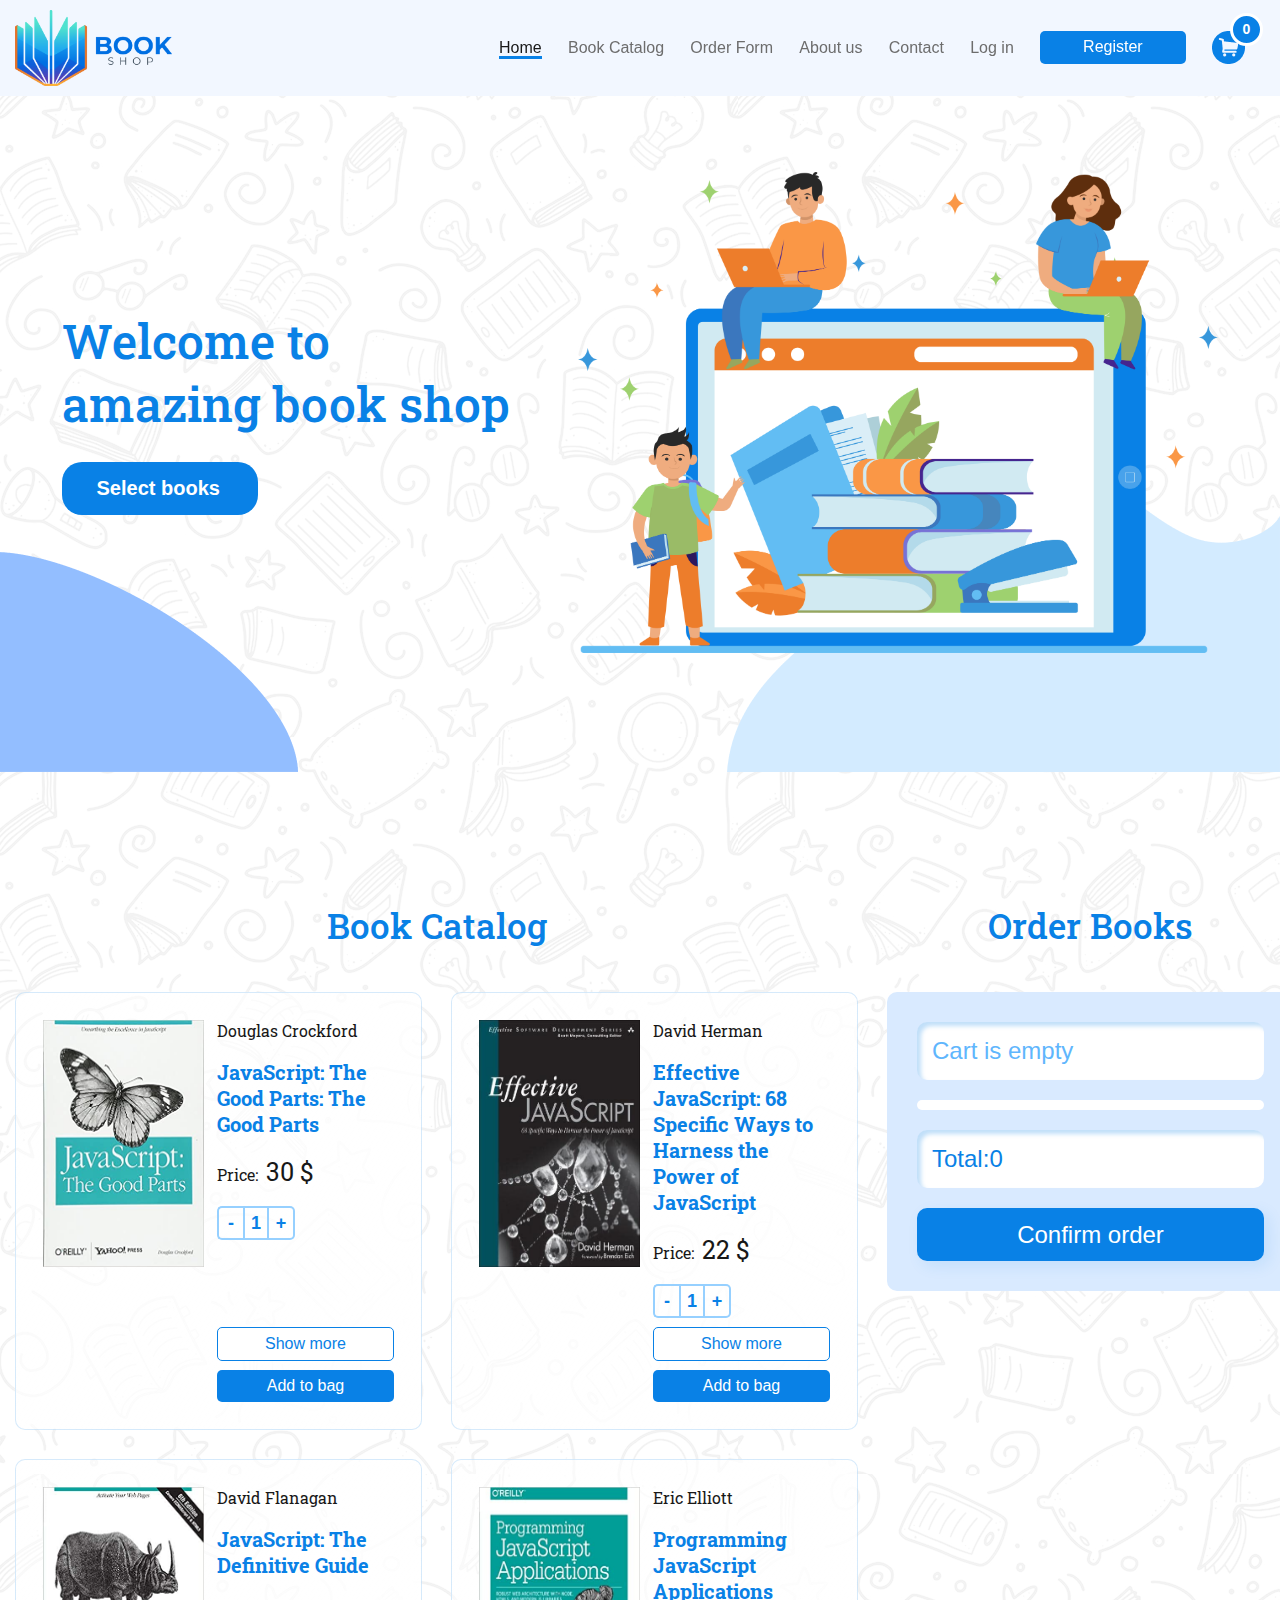
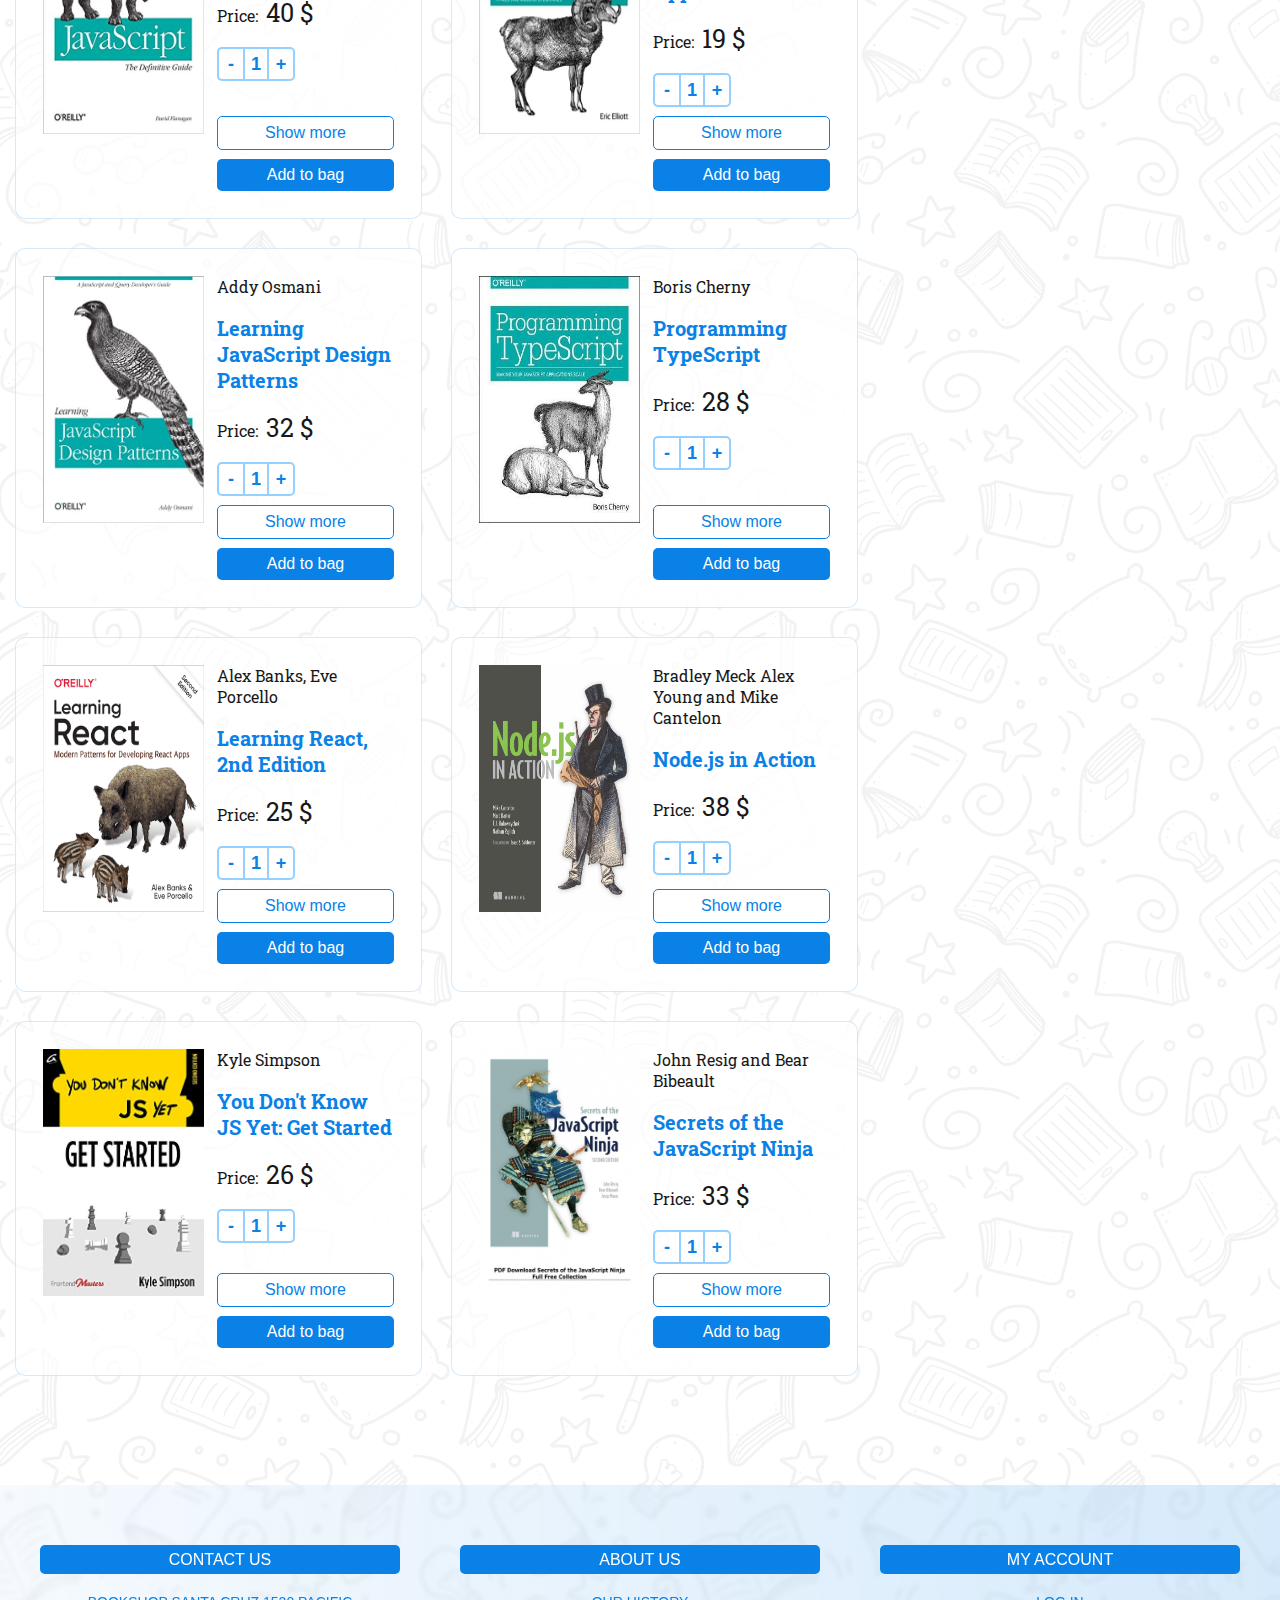
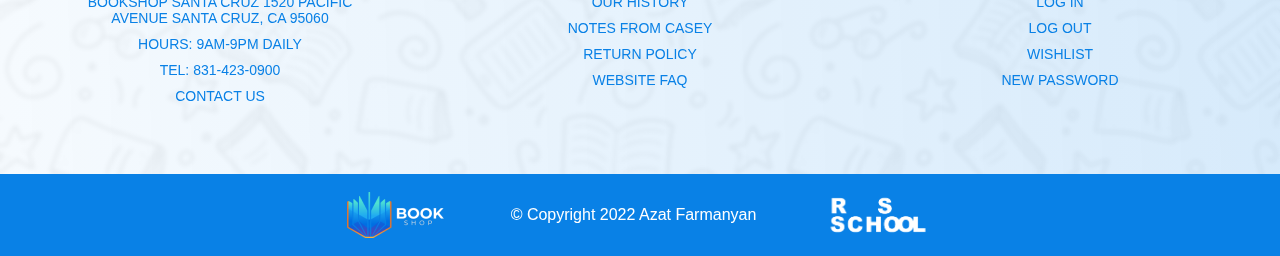
<file: pages/main/index.html>
<!DOCTYPE html>
<html lang="en">

<head>
   <title>Book Shop</title>
   <link rel="stylesheet" href="./style.css" />

   <!-- Fonts -->
   <link rel="preconnect" href="https://fonts.googleapis.com">
   <link rel="preconnect" href="https://fonts.gstatic.com" crossorigin>
   <link rel="preconnect" href="https://fonts.googleapis.com">
   <link rel="preconnect" href="https://fonts.gstatic.com" crossorigin>
   <link href="https://fonts.googleapis.com/css2?family=Roboto+Slab:wght@500;600;700&display=swap" rel="stylesheet">

   <meta http-equiv="Content-type" content="text/html;charset=UTF-8" />
   <meta name="viewport" content="width=device-width">
</head>

<body>
   <script src="./createHeader.js"></script>
   <script src="./createMainPage.js"></script>
   <script src="./createBookSection.js"></script>
   <script src="./createFooter.js"></script>

   <script src="./renderProducts.js"></script>
   <script src="./calcCartPrice.js"></script>
   <script src="./bag-is-empty.js"></script>
   <script src="./counter.js"></script>
   <script src="./clear-button-in-orders.js"></script>
   <script src="./book-card.js"></script>
</body>

</html>
</file>
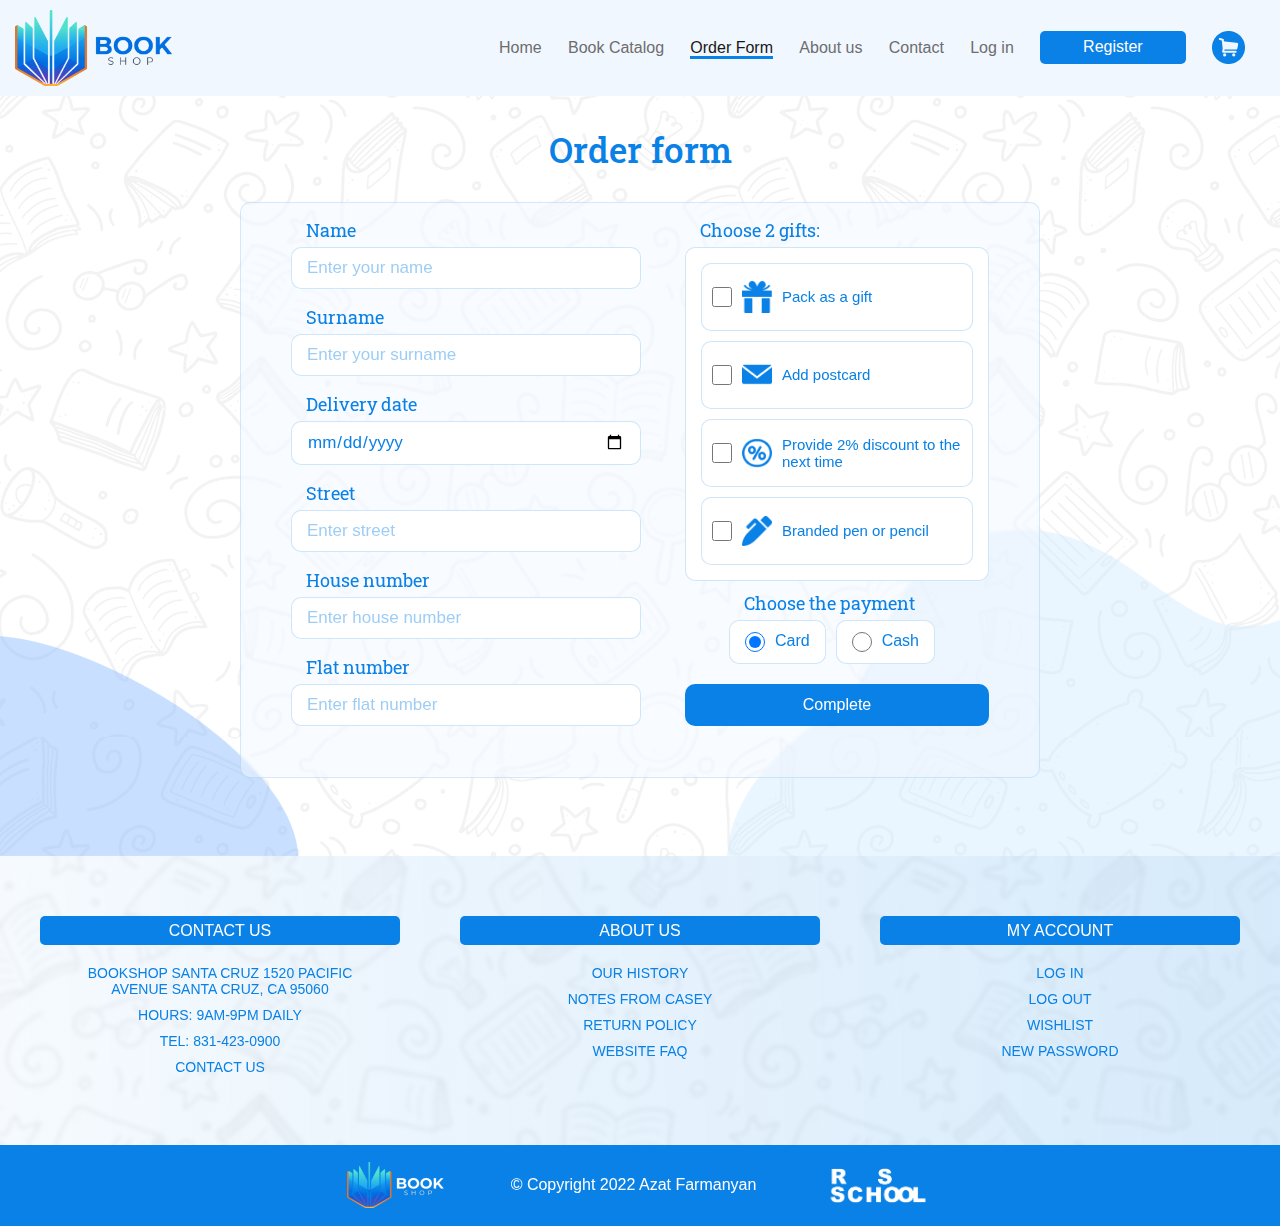
<file: pages/order_form/index.html>
<!DOCTYPE html>
<html lang="en">

<head>
   <title>Book Shop</title>
   <link rel="stylesheet" href="./style.css" />

   <!-- Fonts -->
   <link rel="preconnect" href="https://fonts.googleapis.com">
   <link rel="preconnect" href="https://fonts.gstatic.com" crossorigin>
   <link rel="preconnect" href="https://fonts.googleapis.com">
   <link rel="preconnect" href="https://fonts.gstatic.com" crossorigin>
   <link href="https://fonts.googleapis.com/css2?family=Roboto+Slab:wght@500;600;700&display=swap" rel="stylesheet">

   <!-- Кодировка страницы -->
   <meta http-equiv="Content-type" content="text/html;charset=UTF-8" />
   <meta name="viewport" content="width=device-width">
</head>

<body>
   <header class="header">
      <div class="content">
         <div class="header-body">
            <div class="header-logo">
               <a href="https://azat-farmanyan.github.io/BookShop/pages/main/">
                  <img src="../../assets/icons/bookShopLogo2.png" alt="BookShop logo">
               </a>
            </div>
            <ul class="nav-items">
               <li class="active-hover-animation nav-item"><a
                     href="https://azat-farmanyan.github.io/BookShop/pages/main/">Home</a></li>
               <li class="active-hover-animation nav-item"><a
                     href="https://azat-farmanyan.github.io/BookShop/pages/main/">Book Catalog</a></li>
               <li class="active-hover-animation nav-item active"><a href="">Order Form</a></li>
               <li class="active-hover-animation nav-item"><a href="#footer">About us</a></li>
               <li class="active-hover-animation nav-item"><a href="#footer">Contact</a></li>
               <li class="active-hover-animation nav-item"><a href="">Log in</a></li>
               <li class="register-button nav-item "><a href="">Register</a></li>
               <li class="nav-item booking-cart">
                  <a href="">
                     <img src="../../assets/icons/shopping-cart.png" alt="booking cart logo">
                     <!-- <div class="booking-cart-count">0</div> -->
                  </a>
               </li>
            </ul>
         </div>
      </div>
   </header>

   <div class="main-page">
      <div class="content">
         <div class="order-form">
            <h2 class="order-form-title">Order form</h2>
            <form id="form" class="order-form-block">
               <div class="left-side">

                  <div class="input-control">
                     <label for="name">Name</label>
                     <input placeholder="Enter your name" id='name' name='name' type='text'>
                     <div class="error"></div>
                  </div>
                  <div class="input-control">
                     <label for="surname">Surname</label>
                     <input placeholder="Enter your surname" id='surname' name='name' type='text'>
                     <div class="error"></div>
                  </div>
                  <div class="input-control">
                     <label for="delivery-date">Delivery date</label>
                     <input id='delivery-date' name='date' type='date'>
                     <div class="error"></div>
                  </div>
                  <div class="input-control">
                     <label for="street">Street</label>
                     <input placeholder="Enter street" id='street' name='street' type='text'>
                     <div class="error"></div>
                  </div>
                  <div class="input-control">
                     <label for="house-number">House number</label>
                     <input placeholder="Enter house number" id='house-number' name='house-number' type='number'>
                     <div class="error"></div>
                  </div>
                  <div class="input-control">
                     <label for="flat-number">Flat number</label>
                     <input placeholder="Enter flat number" id='flat-number' name='flat-number' type='text'>
                     <div class="error"></div>
                  </div>
               </div>


               <div class="right-side">
                  <div class="input-title">
                     <h3>Choose 2 gifts:</h3>
                  </div>
                  <div class="gift-block">
                     <label class="checkbox-body">
                        <input class="gift-checkbox" type="checkbox" name="languages" value="HTML">
                        <img src="../../assets/icons/fontisto_shopping-package.png" alt="gift logo">
                        <h3>Pack as a gift</h3>
                     </label>
                     <label class="checkbox-body">
                        <input class="gift-checkbox" type="checkbox" name="languages" value="HTML">
                        <img src="../../assets/icons/map_post-office.png" alt="gift logo">
                        <h3>Add postcard</h3>
                     </label>
                     <label class="checkbox-body">
                        <input class="gift-checkbox" type="checkbox" name="languages" value="HTML">
                        <img src="../../assets/icons/nimbus_discount-circle.png" alt="gift logo">
                        <h3>Provide 2% discount to the next time</h3>
                     </label>
                     <label class="checkbox-body">
                        <input class="gift-checkbox" type="checkbox" name="languages" value="HTML">
                        <img src="../../assets/icons/fa-solid_pen-alt.png" alt="gift logo">
                        <h3>Branded pen or pencil</h3>
                     </label>
                  </div>
                  <div class="payment">
                     <div class="input-title payment-title">
                        <h3>Choose the payment</h3>
                     </div>
                     <div class="payment-body">
                        <label class="payment-item-body">
                           <p><input checked class="payment-item" type="radio" name="payment method"
                                 value="yes"><span>Card</span> </p>
                        </label>
                        <label class="payment-item-body">
                           <p><input class="payment-item" type="radio" name="payment method" value="yes">
                              <span>Cash</span>
                           </p>
                        </label>
                     </div>
                  </div>
                  <button complete class="complete-button" type="submit">Complete</button>
               </div>
            </form>
         </div>
      </div>
   </div>
   <footer class="footer" id="footer">
      <div class="footer-body">
         <div class="content">
            <div class="footer-nav">
               <div class="footer-nav-item contact-us">
                  <h3 class="footer-nav-title">
                     CONTACT US
                  </h3>
                  <div class="footer-nav-list">
                     <a href="#">BOOKSHOP SANTA CRUZ 1520 PACIFIC AVENUE SANTA CRUZ, CA 95060</a>
                     <a href="#">HOURS: 9AM-9PM DAILY</a>
                     <a href="#">TEL: 831-423-0900</a>
                     <a href="#">CONTACT US</a>
                  </div>
               </div>
               <div class="footer-nav-item about-us">
                  <h3 class="footer-nav-title">
                     ABOUT US
                  </h3>
                  <div class="footer-nav-list">
                     <a href="#">OUR HISTORY</a>
                     <a href="#">NOTES FROM CASEY</a>
                     <a href="#">RETURN POLICY</a>
                     <a href="#">WEBSITE FAQ</a>
                  </div>
               </div>
               <div class="footer-nav-item my-account">
                  <h3 class="footer-nav-title">
                     MY ACCOUNT
                  </h3>
                  <div class="footer-nav-list">
                     <a href="#">LOG IN</a>
                     <a href="#">LOG OUT</a>
                     <a href="#">WISHLIST</a>
                     <a href="#">NEW PASSWORD</a>
                  </div>
               </div>
            </div>
         </div>
         <div class="footer-floor">
            <div class="content">
               <div class="footer-floor-body">
                  <a class="footer-bookshop-logo" href="index.html">
                     <img src="../../assets/icons/bookShopLogo3.png" alt="bookShop logo">
                  </a>
                  <p class="all-rights">© Copyright 2022 Azat Farmanyan</p>
                  <a class="footer-rsschool-logo" href="https://rs.school/" target="_blank">
                     <img src="../../assets/icons/rs_school-logo-white.png" alt="rschool logo">
                  </a>
               </div>
            </div>
         </div>
      </div>
   </footer>

   <script src="./script.js"></script>
</body>

</html>
</file>
<file: pages/main/style.css>
@charset "UTF-8";
@font-face {
  font-family: "Lufga";
  src: url("../fonts/Fontspring-DEMO-lufga-medium.eot");
  src: local("вє"), url("../fonts/Fontspring-DEMO-lufga-medium.woff") format("woff"),
    url("../fonts/Fontspring-DEMO-lufga-medium.ttf") format("truetype"),
    url("../fonts/Fontspring-DEMO-lufga-medium.svg") format("svg");
  font-weight: 500;
  font-style: normal;
}

@font-face {
  font-family: "Lufga";
  src: url("../fonts/Fontspring-DEMO-lufga-regular.eot");
  src: local("вє"), url("../fonts/Fontspring-DEMO-lufga-regular.woff") format("woff"),
    url("../fonts/Fontspring-DEMO-lufga-regular.ttf") format("truetype"),
    url("../fonts/Fontspring-DEMO-lufga-regular.svg") format("svg");
  font-weight: 400;
  font-style: normal;
}

@font-face {
  font-family: "Lufga";
  src: url("../fonts/Fontspring-DEMO-lufga-semibold.eot");
  src: local("вє"), url("../fonts/Fontspring-DEMO-lufga-semibold.woff") format("woff"),
    url("../fonts/Fontspring-DEMO-lufga-semibold.ttf") format("truetype"),
    url("../fonts/Fontspring-DEMO-lufga-semibold.svg") format("svg");
  font-weight: 600;
  font-style: normal;
}

/*РћР±РЅСѓР»РµРЅРёРµ*/
* {
  padding: 0;
  margin: 0;
  border: 0;
}

*,
*:before,
*:after {
  -webkit-box-sizing: border-box;
  box-sizing: border-box;
}

:focus,
:active {
  outline: none;
}

a:focus,
a:active {
  outline: none;
}

nav,
footer,
header,
aside {
  display: block;
}

html,
body {
  height: 100%;
  width: 100%;
  font-size: 100%;
  line-height: 1;
  font-size: 14px;
  -ms-text-size-adjust: 100%;
  -moz-text-size-adjust: 100%;
  -webkit-text-size-adjust: 100%;
}

input,
button,
textarea {
  font-family: inherit;
}

input::-ms-clear {
  display: none;
}

button {
  cursor: pointer;
}

button::-moz-focus-inner {
  padding: 0;
  border: 0;
}

a,
a:visited {
  text-decoration: none;
}

a:hover {
  text-decoration: none;
}

ul li {
  list-style: none;
}

img {
  vertical-align: top;
}

h1,
h2,
h3,
h4,
h5,
h6 {
  font-size: inherit;
  font-weight: inherit;
}
/*--------------------*/

.none{
  display: none;
}
.empty-bag{
  background: #FFFFFF;
  box-shadow: inset 4px 4px 4px rgba(9, 129, 230, 0.25);
  /* box-shadow: 5px 5px 15px rgba(9, 129, 230, 0.1); */
  border-radius: 10px;
  width: 100%;
  min-height: 53px;
  padding: 15px;
  margin-bottom: 20px;
}
.empty-bag p{
  color: #5fb6fd;
}
body{
  font-family: Arial, "Helvetica Neue", Helvetica, sans-serif;
  background: url(../../assets/images/books-background-icons.png) repeat;
  /* font-family: 'Roboto Slab', serif; */
}
/*-------Header-------------*/
.header {
  position: fixed;
  z-index: 100;
  width: 100%;
  top: 0;
  margin: 0 auto;
  padding: 0 15px;
  background: #f1f7fff3;
}
.header-body{
  padding: 10px 0;
  display: flex;
  justify-content: space-between;
  align-items: center;
}
.content {
  max-width: 1280px;
  margin: 0 auto;
}
.header-logo img{
  max-width: 157px;
}
.nav-items {
  display: flex;
  min-width: 766px;
  justify-content: space-between;
  align-items: center;
  margin-left: 20px;
}

.booking-cart a{
  display: block;
  position: relative;
  /* width: 33px;
  height: 33px; */
  margin-right: 20px;
  
  
}
.booking-cart-count{
  position: absolute;
  top: -18px;
  right: -18px;
  width: 33px;
  height: 33px;

  font-family: 'Arial';
  font-style: normal;
  font-weight: 600;
  font-size: 14px;
  line-height: 16px;
  color: #FFFFFF;
  padding-top: 5px;
  text-align: center;

  min-width: 24px;
  min-height: 24px;
  background: #0981E6;
  border: 3px solid #FFFFFF;
  border-radius: 50%;
}

.nav-item a{
  font-size: 16px;
  line-height: 18px;
  color: #6D6D6D;
}
.active-hover-animation {
  display: inline-block;
  position: relative;
}
.active a{
  color: #181818;
  border-bottom: 3px #0981E6 solid;
}
.active-hover-animation:after {
  content: '';
  position: absolute;
  width: 100%;
  transform: scaleX(0);
  height: 3px;
  bottom: -2px;
  left: 0;
  background-color: #0981E6;
  transform-origin: bottom right;
  transition: transform 0.25s ease-out;
}
.active-hover-animation:hover:after{
transform: scaleX(1);
transform-origin: bottom left;
}
.register-button{
  max-width: 149px;
  min-height: 33px;
  background: #0981E6;
  border-radius: 5px;
  padding: 7px 43px;
  transition: all 0.5s ease;
} 
.register-button a{
  font-size: 16px;
  line-height: 18px;
  color: #FFFFFF;
}
.register-button:hover{
  box-shadow: 0px 0px 15px rgba(9, 129, 230, 0.5);
}
/*-------End of Header-------------*/

/*-------Main page-------------*/
.main-block{
  background: url('../../assets/images/left\ blue\ object.png') bottom left / 298px 220px no-repeat,
  url('../../assets/images/right\ blue\ object.png') bottom right / 553px 326px no-repeat;
  min-height: 650px;
}
.main-page{
  margin: 0 15px ;
}
.main-page-body {
  max-width: 1157px;
  margin: 122px auto 0;
  padding-top: 50px;
  padding-bottom: 73px;
  display: flex;
  justify-content: space-between;
  align-items: center;
}
.main-left-side h1{
  font-family: 'Roboto Slab';
  font-weight: 500;
  font-size: 48px;
  line-height: 63px;
  color: #0981E6;
  max-width: 457px;
  margin-bottom: 27px;
}
.main-left-side a{
  display: block;
  max-width: 196px;
}
.main-left-side button{
  font-weight: 700;
  font-size: 20px;
  line-height: 23px;
  
  color: #FFFFFF;
}
.main-button {
  padding: 15px 35px;
  min-height: 51px;
  color: #FFFFFF;
  background: #0981E6;
  font-style: normal;
  font-weight: 700;
  font-size: 20px;
  line-height: 23px;
  /* box-shadow: 3px 4px 11px #B3DCFF; */
  border-radius: 20px;
  
  transition: all 0.5s ease;
}
.main-button:hover {
  box-shadow: 0px 0px 15px #47ABFF;
}
.main-right-side img{
  max-width: 641px;
}

/*-------End of Main page-------------*/

/*-------Book section-------------*/
.book-section{
  margin-top: 130px;
  margin-bottom: 80px;
}
.book-section-body{
  display: flex;
  justify-content: space-between;
  margin: 0 15px;
}
.book-catalog{
  min-width: 843px;
}
.order-books{
  max-width: 407px;
}
.title2{
  font-family: 'Roboto Slab';
  font-weight: 500;
  font-size: 35px;
  line-height: 46px;
  text-align: center;
  color: #0981E6;
  margin-bottom: 44px;
}
.cards{
  display: flex;
  justify-content: space-between;
  flex-wrap: wrap;
}
/*-------Card (book catalog)-------------*/
.card {
  /* width: 100%; */
  min-width: 407px;
  min-height: 300px;
  padding: 27px;
  margin-bottom: 29px;
  background: linear-gradient(301.4deg, #FFFFFF -1.77%, rgba(255, 255, 255, 0.38) 123.23%);
  border: 1px solid rgba(9, 129, 230, 0.17);
  border-radius: 10px;

  display: flex;
  justify-content: space-between;
  transition: all 0.5s ease;

  /* align-items: flex-start; */
}
.card:hover {
  background: linear-gradient(301.4deg, #F1F7FF -1.77%, rgba(241, 247, 255, 0.38) 123.23%);
  border: 1px solid rgba(9, 129, 230, 0.29);
  box-shadow: 5px 5px 15px rgba(9, 129, 230, 0.25);
}
.product-img {
  display: block;
  max-width: 161px;
  max-height: 247px;
  /* margin-right: 20px; */
}
.card-body {
  max-width: 177px;
  display: flex;
  flex-direction: column;
  justify-content: space-between;
}
.item-author{
  display: block;
  font-family: 'Roboto Slab';
  font-size: 16px;
  line-height: 21px;
  color: #181818;
  margin-bottom: 18px;
}
.item-title {
  display: block;
  font-family: 'Roboto Slab';
  font-style: normal;
  font-weight: 700;
  font-size: 20px;
  line-height: 26px;
  color: #0981E6;
  margin-bottom: 18px;
}

.counter-block{
  min-width: 76px;
  min-height: 20px;
  display: flex;
  margin-bottom: 9px;
}
.counter-minus,
.counter-current,
.counter-plus{
  min-width: 26px;
  border: 2px solid #96d0ff;
  border-radius: 0px;
  text-align: center;
  padding: 6px 5px;
  color: #0981E6;
  font-size: 18px;
  font-weight: 600;

  transition: all 0.5s ease;
}
.counter-minus{
  border-right: 0;
  border-radius: 5px 0px 0px 5px;
  cursor: pointer;

}
.counter-plus{
  border-left: 0;
  border-radius: 0px 5px 5px 0px;
  cursor: pointer;

}
.counter-minus:hover,
.counter-plus:hover{
  background-color: #0981E6;
  color: #FFFFFF;
}
.price{
  min-height: 29px;
  margin-bottom: 18px;
}
.item-price-title {
  display: inline-block;
  font-family: 'Roboto Slab';
  font-style: normal;
  font-weight: 400;
  font-size: 16px;
  line-height: 21px;
  padding-bottom: 3px;
  margin-right: 4px;
  
  color: #181818;
}
.item-price {
  display: inline-block;
  font-family: 'Roboto Slab';
  font-style: normal;
  font-weight: 400;
  font-size: 25px;
  line-height: 33px;

  color: #181818;

}
.card-buttons{
  display: flex;
  flex-direction: column;
  justify-content: space-between;
}
.show-more {
  border: 1px solid #0981E6;
  border-radius: 5px;
  padding: 7px 12px;
  margin-bottom: 9px;
  background-color: #FFFFFF;


  font-family: 'Arial';
  font-style: normal;
  font-weight: 400;
  font-size: 16px;
  line-height: 18px;
  text-align: center;

  color: #0981E6;
  transition: all 0.5s ease;
}
.show-more:hover {
  box-shadow: 5px 5px 5px rgba(9, 129, 230, 0.25);
}
.add-to-bag {
  padding: 7px 12px;
  background: #0981E6;
  border-radius: 5px;

  font-family: 'Arial';
  font-style: normal;
  font-weight: 400;
  font-size: 16px;
  line-height: 18px;
  text-align: center;

  color: #FFFFFF;
  transition: all 0.2s ease;
}
.add-to-bag:hover{
  box-shadow: 5px 5px 15px rgba(0, 76, 138, 0.25);
}
.add-to-bag:active{
  /* border: 2px solid #0981E6; */
  background: #005194;
  border-radius: 5px;
}
/*-------End of Card (book catalog)-------------*/



/*-------Order Books-------------*/
.order-books{
  min-width: 407px;
  margin-left: 29px;
  margin-bottom: 30px;
}
.order-books-body{
  background: #d9eaff;
  border-radius: 10px;
  padding: 30px;
}

.line-under-total{
  width: 100%;
  height: 10px;
  background: #FFFFFF;
  border-radius: 10px;
  margin: 20px auto;
}
.total-block{
  display: flex;
  background: #FFFFFF;
  box-shadow: inset 4px 4px 4px rgba(9, 129, 230, 0.25);
  /* box-shadow: 5px 5px 15px rgba(9, 129, 230, 0.1); */
  border-radius: 10px;
  width: 100%;
  min-height: 53px;
  padding: 15px;
  margin-bottom: 20px;
}
.total-title, .total{
  font-family: 'Arial';
  font-style: normal;
  font-weight: 400;
  font-size: 24px;
  line-height: 28px;

  color: #0981E6;
}
.order{
  font-family: 'Arial';
  font-style: normal;
  font-weight: 400;
  font-size: 24px;
  line-height: 28px;
  text-align: center;

  color: #FFFFFF;
  width: 100%;

  background: #0981E6;
  box-shadow: 5px 5px 15px rgba(9, 129, 230, 0.1);
  border-radius: 10px;

  width: 100%;
  min-height: 53px;
  transition: all 0.5s ease;
}
.order:hover{
  box-shadow: 5px 5px 15px rgba(9, 129, 230, 0.56);
}
/*-------Order Cards-------------*/
.order-card {
  position: relative;

  min-height: 167px;
  display: flex;

  background: #FFFFFF;
  box-shadow: inset 0px 4px 4px rgba(0, 29, 53, 0.09);
  border-radius: 10px;
  padding: 16px 24px;

  margin-bottom: 20px;

  transition: all 0.5s ease;
}
.order-card:hover {
  box-shadow: 5px 5px 15px rgba(9, 129, 230, 0.1);
}
.order-product-img {
  height: 135px;
  width:  88px;
  margin-right: 19px;
  /* object-fit: contain; */
}
.clear-button{
  position: absolute;
  right: 15px;

  display: flex;
  justify-content: right;
  cursor: pointer;
}
.order-item-author{
  max-width: 150px;
  font-size: 14px;
  margin-bottom: 6px;
}
.order-item-title {
  font-family: 'Roboto Slab';
  font-style: normal;
  font-weight: 700;
  font-size: 18px;
  line-height: 26px;

  color: #0981E6;
  margin-bottom: 15px;
}

.order-item-price-block {
  display: flex;
  align-items: flex-end;
  justify-content: flex-end;
}
.order-item-price-title {
  font-family: 'Roboto Slab';
  font-style: normal;
  font-weight: 400;
  font-size: 16px;
  line-height: 21px;
  padding-bottom: 3px;
  color: #181818;
}
.order-item-price {
  font-family: 'Roboto Slab';
  font-style: normal;
  font-weight: 400;
  font-size: 25px;
  line-height: 33px;

  color: #181818;
  margin-left: 4px;
}
/*-------End of Order Cards-------------*/
/*-------End of Order Books-------------*/
/*-------End of Book section-------------*/

/*-------Footer-------------*/
.footer-body{
  display: flex;
  flex-direction:  column;

  background: linear-gradient(268.27deg, rgba(9, 129, 230, 0.21) -36.17%, rgba(9, 129, 230, 0.01) 120.2%);
  backdrop-filter: blur(2px);

}
.footer-nav{
  display: flex;
  justify-content: space-between;
  margin: 60px 0;
}
.footer-nav-item{
  min-width: 360px;
  align-items: center;
  text-align: center;
  margin: 0 30px;
}
.footer-nav-title{
  width: 360px;
  min-height: 29spx;
  background: #0981E6;
  border-radius: 5px;

  font-family: 'Arial';
  font-style: normal;
  font-weight: 400;
  font-size: 16px;
  line-height: 19px;
  text-align: center;

  color: #FFFFFF;
  padding: 5px 10px;
  margin-bottom: 20px;
}
.footer-nav-list{
  display: flex;
  flex-direction: column;
  align-items: center;
}
.footer-nav-list a{
  font-family: 'Arial';
  font-style: normal;
  font-weight: 400;
  font-size: 14px;
  line-height: 16px;
  text-align: center;

  color: #0981E6;
  max-width: 280px;
  margin-bottom: 10px;
  transition: all 0.5s ease;
}
.footer-nav-list a:hover{
  color: #004D8E;
}
.footer-floor{
  background: #0981E6;
  padding: 12px 0;
}
.footer-floor-body{
  display: flex;
  max-width: 586px;
  align-items: center;
  justify-content: space-between;
  margin: 0 auto;
}
.footer-bookshop-logo img{
  width: 97px;
}
.all-rights{
  font-family: 'Arial';
  font-style: normal;
  font-weight: 400;
  font-size: 16px;
  line-height: 18px;

  color: #FFFFFF;
}
.footer-rsschool-logo img{
  max-width: 110px;
}
/*-------End of Footer-------------*/


/*-------Modal ShowMore Window-------------*/
.modal-block{
  position: fixed;
  z-index: 101;
  width: 100vw;
  height: 100vh;
  background-color: rgba(0, 0, 0, 0.5);
  top: 0;
  bottom: 0;
  left: 0;
  right: 0;
  display: flex;
  justify-content: center;
 
  align-items: center;
}
.show-more-img-block img{
  max-width: 220px;
  margin-right: 30px;
}
.modal-body{
  display: flex;

  max-width: 762px;
  /* min-height: 277px; */
  background: #FFFFFF;
  box-shadow: 0px 0px 12px 7px rgba(9, 129, 230, 0.05);
  border-radius: 10px;
  padding: 35px;
}
.modal-title{
  font-family: 'Roboto Slab';
  font-style: normal;
  font-weight: 700;
  font-size: 20px;
  line-height: 26px;
  color: #0981E6;
  margin-bottom: 20px;
}
.modal-text{
  font-family: 'Roboto Slab';
  font-style: normal;
  font-weight: 400;
  font-size: 16px;
  line-height: 21px;
  color: #181818;
  margin-bottom: 20px;
}

.close-modal{
  background: #FFFFFF;
  border: 1px solid #0981E6;
  border-radius: 5px;
  padding: 7px 15px;
  min-width: 120px;
  color: #0981E6;
  transition: all 0.5s all;
}
.close-modal p{
  font-family: 'Arial';
  font-style: normal;
  font-weight: 400;
  font-size: 16px;
  line-height: 18px;
  text-align: center;
}
.close-modal:hover{
  background: #0981E6;
  border: 1px solid #0981E6;
  box-shadow: 0px 0px 4px #0981E6;
  border-radius: 5px;
  color: #FFFFFF;
}

/*-------End of Modal Window-------------*/


.zoom:hover {
  -ms-transform: scale(1.1); /* IE 9 */
  -webkit-transform: scale(1.1); /* Safari 3-8 */
  transform: scale(1.1); 
}
</file>
<file: pages/order_form/style.css>
@charset "UTF-8";
@font-face {
  font-family: "Lufga";
  src: url("../fonts/Fontspring-DEMO-lufga-medium.eot");
  src: local("вє"), url("../fonts/Fontspring-DEMO-lufga-medium.woff") format("woff"),
    url("../fonts/Fontspring-DEMO-lufga-medium.ttf") format("truetype"),
    url("../fonts/Fontspring-DEMO-lufga-medium.svg") format("svg");
  font-weight: 500;
  font-style: normal;
}

@font-face {
  font-family: "Lufga";
  src: url("../fonts/Fontspring-DEMO-lufga-regular.eot");
  src: local("вє"), url("../fonts/Fontspring-DEMO-lufga-regular.woff") format("woff"),
    url("../fonts/Fontspring-DEMO-lufga-regular.ttf") format("truetype"),
    url("../fonts/Fontspring-DEMO-lufga-regular.svg") format("svg");
  font-weight: 400;
  font-style: normal;
}

@font-face {
  font-family: "Lufga";
  src: url("../fonts/Fontspring-DEMO-lufga-semibold.eot");
  src: local("вє"), url("../fonts/Fontspring-DEMO-lufga-semibold.woff") format("woff"),
    url("../fonts/Fontspring-DEMO-lufga-semibold.ttf") format("truetype"),
    url("../fonts/Fontspring-DEMO-lufga-semibold.svg") format("svg");
  font-weight: 600;
  font-style: normal;
}

/*РћР±РЅСѓР»РµРЅРёРµ*/
* {
  padding: 0;
  margin: 0;
  border: 0;
}

*,
*:before,
*:after {
  -webkit-box-sizing: border-box;
  box-sizing: border-box;
}

:focus,
:active {
  outline: none;
}

a:focus,
a:active {
  outline: none;
}

nav,
footer,
header,
aside {
  display: block;
}

html,
body {
  height: 100%;
  width: 100%;
  font-size: 100%;
  line-height: 1;
  font-size: 14px;
  -ms-text-size-adjust: 100%;
  -moz-text-size-adjust: 100%;
  -webkit-text-size-adjust: 100%;
}

input,
button,
textarea {
  font-family: inherit;
}

input::-ms-clear {
  display: none;
}

button {
  cursor: pointer;
}

button::-moz-focus-inner {
  padding: 0;
  border: 0;
}

a,
a:visited {
  text-decoration: none;
}

a:hover {
  text-decoration: none;
}

ul li {
  list-style: none;
}

img {
  vertical-align: top;
}

h1,
h2,
h3,
h4,
h5,
h6 {
  font-size: inherit;
  font-weight: inherit;
}
/*--------------------*/

.none{
  display: none;
}
.empty-bag{
  background: #FFFFFF;
  box-shadow: inset 4px 4px 4px rgba(9, 129, 230, 0.25);
  /* box-shadow: 5px 5px 15px rgba(9, 129, 230, 0.1); */
  border-radius: 10px;
  width: 100%;
  min-height: 53px;
  padding: 15px;
  margin-bottom: 20px;
}
.empty-bag p{
  color: #5fb6fd;
}
body{
  font-family: Arial, "Helvetica Neue", Helvetica, sans-serif;
  background: url(../../assets/images/books-background-icons.png) repeat;

  /* font-family: 'Roboto Slab', serif; */
}
/*-------Header-------------*/
.header {
  /* position: sticky; */
  /* top: 30px; */
  margin: 0 auto;
  padding: 0 15px;
  background: #F1F7FF;
}
.header-body{
  padding: 10px 0;
  display: flex;
  justify-content: space-between;
  align-items: center;
}
.content {
  max-width: 1280px;
  margin: 0 auto;
}
.header-logo img{
  max-width: 157px;
}
.nav-items {
  display: flex;
  min-width: 766px;
  justify-content: space-between;
  align-items: center;
  margin-left: 20px;
}

.booking-cart a{
  display: block;
  position: relative;
  /* width: 33px;
  height: 33px; */
  margin-right: 20px;
  
  
}
.booking-cart-count{
  position: absolute;
  top: -18px;
  right: -18px;
  width: 33px;
  height: 33px;

  font-family: 'Arial';
  font-style: normal;
  font-weight: 600;
  font-size: 14px;
  line-height: 16px;
  color: #FFFFFF;
  padding-top: 5px;
  text-align: center;

  min-width: 24px;
  min-height: 24px;
  background: #0981E6;
  border: 3px solid #FFFFFF;
  border-radius: 50%;
}

.nav-item a{
  font-size: 16px;
  line-height: 18px;
  color: #6D6D6D;
}
.active-hover-animation {
  display: inline-block;
  position: relative;
}
.active a{
  color: #181818;
  border-bottom: 3px #0981E6 solid;
}
.active-hover-animation:after {
  content: '';
  position: absolute;
  width: 100%;
  transform: scaleX(0);
  height: 3px;
  bottom: -2px;
  left: 0;
  background-color: #0981E6;
  transform-origin: bottom right;
  transition: transform 0.25s ease-out;
}
.active-hover-animation:hover:after{
transform: scaleX(1);
transform-origin: bottom left;
}
.register-button{
  max-width: 149px;
  min-height: 33px;
  background: #0981E6;
  border-radius: 5px;
  padding: 7px 43px;
  transition: all 0.5s ease;
} 
.register-button a{
  font-size: 16px;
  line-height: 18px;
  color: #FFFFFF;
}
.register-button:hover{
  box-shadow: 0px 0px 15px rgba(9, 129, 230, 0.5);
}
/*-------End of Header-------------*/


/*-------Order form-------------*/
.main-page{
  background: url('../../assets/images/order_form_bg/right\ blue\ object\ 1.png ') bottom left / 298px 220px no-repeat,
  url('../../assets/images/order_form_bg/left\ blue\ object\ 1.png') bottom right / 553px 326px no-repeat;
  min-height: 730px;
}
.order-form{
  margin-bottom: 60px;
}
.order-form-title{
  font-family: 'Roboto Slab';
  font-style: normal;
  font-weight: 500;
  font-size: 35px;
  line-height: 46px;
  text-align: center;

  color: #0981E6;
  margin: 30px 0;
}

.left-side{
  margin-right: 40px;
}

.order-form-block{
  background: rgba(241, 247, 255, 0.5);
  border: 1px solid rgba(9, 129, 230, 0.15);
  backdrop-filter: blur(1px);
  border-radius: 10px;

  max-width: 800px;
  /* min-height: 604px; */

  margin: 0 auto ;
  padding: 15px 50px 35px;

  display: flex;
  justify-content: space-between;
}
.input-control{
  display: flex;
  flex-direction: column;
}
.input-control label,
.input-title{
  font-family: 'Roboto Slab';
  font-style: normal;
  font-weight: 400;
  font-size: 18px;
  line-height: 24px;
  color: #0981E6;
  margin: 0 0 5px 15px;
}


.input-control input{
  min-width: 350px;

  background: #FFFFFF;
  border: 1px solid rgba(9, 129, 230, 0.2);
  border-radius: 10px;

  font-family: 'Arial';
  font-style: normal;
  font-weight: 400;
  font-size: 17px;
  line-height: 20px;
  color: #0981E6;
  padding: 10px 15px;
}
input{
  transition: all 0.5s ease;
}
input::placeholder{
  color: #0981E666
}
input:focus{
  background: #FFFFFF;
  border: 1px solid rgba(9, 129, 230, 0.66);
  box-shadow: inset 2px 2px 5px rgba(9, 129, 230, 0.31);
}
/*-------Error styles -------------*/
.input-control input:focus {
  outline: 0;
}
.input-control.success input{
  border-color: #0fba0069;
}
.input-control.error input{
  border-color: #e609098f;
}
.input-control .error {
  color: #E60909;
  font-size: 13px;
  height: 13px;
  margin: 3px 0 0px 16px;
}
/*-------End OF Error styles -------------*/


/*-------right side-------------*/

.right-side{
  display: flex;
  flex-direction: column;
}
.gift-block{
  background: #FFFFFF;
  border: 1px solid rgba(9, 129, 230, 0.2);
  border-radius: 10px;
  padding: 15px 15px 5px 15px;
}
.checkbox-body{
  cursor: pointer;

  display: flex;
  align-items: center;
  min-width: 177px;
  min-height: 68px;

  background: #FFFFFF;
  border: 1px solid rgba(9, 129, 230, 0.2);
  border-radius: 10px;
  padding: 10px;
  margin-bottom: 10px;

  transition: all 0.5s ease;
}
.checkbox-body img{
  margin-right: 10px;
  max-width: 30px;
}
.checkbox-body:hover{
  border: 1px solid #0981E6;
}
.checkbox-body h3{
  font-family: 'Arial';
  font-style: normal;
  font-weight: 400;
  font-size: 15px;
  line-height: 17px;
  text-align: left;

  color: #0981E6;
  max-width: 180px;
}
input[type="checkbox"]{
  background-color: #0981E6;
  cursor: pointer;
  width: 20px;
  height: 20px;
  margin-right:10px;
}
input[type="checkbox"]:checked + label::after {
  border: 1px solid #0981E6;
}
/*-------Payment radio checkbox -------------*/
.payment-title{
  margin-top: 10px;

}
.payment-body {
  display: flex;
}
.payment{
  display: flex;
  flex-direction: column;
  margin: 0 auto;
}
.payment-body p{
  font-family: 'Arial';
  font-style: normal;
  font-weight: 400;
  font-size: 16px;
  line-height: 18px;
  cursor: pointer;
  color: #0981E6;

  display: block;
  background: #FFFFFF;
  border: 1px solid rgba(9, 129, 230, 0.2);
  border-radius: 10px;

  display: flex;
  min-width: 80px;
  justify-content: space-between;
  padding: 11px 15px;
}
.payment-item-body{
  margin-right: 10px;
}
.payment-item{
  margin-right: 10px;
  width: 20px;
  height: 20px;
}
.complete-button{
  font-family: 'Arial';
  font-style: normal;
  font-weight: 400;
  font-size: 16px;
  line-height: 18px;

  color: #FFFFFF;
  
  background: #0981E6;
  border-radius: 10px;

  width: 100%;
  padding: 12px;
  margin-top: 20px;
  transition: all 0.5s ease;
}
.complete-button:hover{
  box-shadow: 0px 0px 15px rgba(9, 129, 230, 0.5);
}

/*-------End of Payment radio checkbox -------------*/



/*-------Modal for order form -------------*/

.modal-block{
  position: fixed;
  width: 100vw;
  height: 100vh;
  z-index: 100;
  background-color: rgba(0, 0, 0, 0.5);
  top: 0;
  bottom: 0;
  left: 0;
  right: 0;
  display: flex;
  justify-content: center;
 
  align-items: center;
}
.modal-block-body{
  width: 500px;
  background: #FFFFFF;
  box-shadow: 0px 0px 12px 7px rgba(0, 83, 153, 0.13);  border-radius: 10px;
  padding: 35px 55px;

  display: flex;
  flex-direction: column;
}
.checked-icon{
  width: 60px;
  height: 60px;
  margin: 0 auto 15px;
}
.modal-title{
  font-family: 'Roboto Slab';
  font-style: normal;
  font-weight: 700;
  font-size: 25px;
  line-height: 33px;
  text-align: center;
  color: #0981E6;
  margin-bottom: 15px;
}
.order-description{
  font-family: 'Roboto Slab';
  font-style: normal;
  font-weight: 400;
  font-size: 18px;
  line-height: 29px;
  text-align: center;
  color: #181818;

  margin-bottom: 15px;
}
.back-to-main{
  display: flex;
}
.modal-block-close-button{
  font-family: 'Arial';
  font-style: normal;
  font-weight: 400;
  font-size: 20px;
  line-height: 23px;
  text-align: center;

  color: #0981E6;

  background: #FFFFFF;
  border: 1px solid #0981E6;
  border-radius: 5px;
  padding: 6px 25px;
  max-width: 220px;
  margin: 0 auto;

  transition: all 0.5s ease;
}
.modal-block-close-button:hover{
  background: #0981E6;
  box-shadow: 0px 4px 4px rgba(9, 129, 230, 0.25);
  color: #FFFFFF;
}


.cursor-not-allowed{
  cursor: not-allowed;
}
.cursor-pointer{
  cursor: pointer;
}
/*-------End of Modal for order form -------------*/

/*-------End of right side-------------*/

/*-------End of Order form-------------*/


/*-------Footer-------------*/
.footer-body{
  display: flex;
  flex-direction:  column;

  background: linear-gradient(268.27deg, rgba(9, 129, 230, 0.21) -36.17%, rgba(9, 129, 230, 0.01) 120.2%);
  backdrop-filter: blur(2px);
}
.footer-nav{
  display: flex;
  justify-content: space-between;
  margin: 60px 0;
}
.footer-nav-item{
  min-width: 360px;
  align-items: center;
  text-align: center;
  margin: 0 30px;
}
.footer-nav-title{
  width: 360px;
  min-height: 29spx;
  background: #0981E6;
  border-radius: 5px;

  font-family: 'Arial';
  font-style: normal;
  font-weight: 400;
  font-size: 16px;
  line-height: 19px;
  text-align: center;

  color: #FFFFFF;
  padding: 5px 10px;
  margin-bottom: 20px;
}
.footer-nav-list{
  display: flex;
  flex-direction: column;
  align-items: center;
}
.footer-nav-list a{
  font-family: 'Arial';
  font-style: normal;
  font-weight: 400;
  font-size: 14px;
  line-height: 16px;
  text-align: center;

  color: #0981E6;
  max-width: 280px;
  margin-bottom: 10px;
}
.footer-rsschool-logo img{
  max-width: 110px;
}
.footer-floor{
  background: #0981E6;
  padding: 12px 0;
}
.footer-floor-body{
  display: flex;
  max-width: 586px;
  align-items: center;
  justify-content: space-between;
  margin: 0 auto;
}
.footer-bookshop-logo img{
  width: 97px;
}
.all-rights{
  font-family: 'Arial';
  font-style: normal;
  font-weight: 400;
  font-size: 16px;
  line-height: 18px;

  color: #FFFFFF;
}
.footer-rsschool-logo img{
  max-width: 110px;
}
/*-------End of Footer-------------*/
</file>
